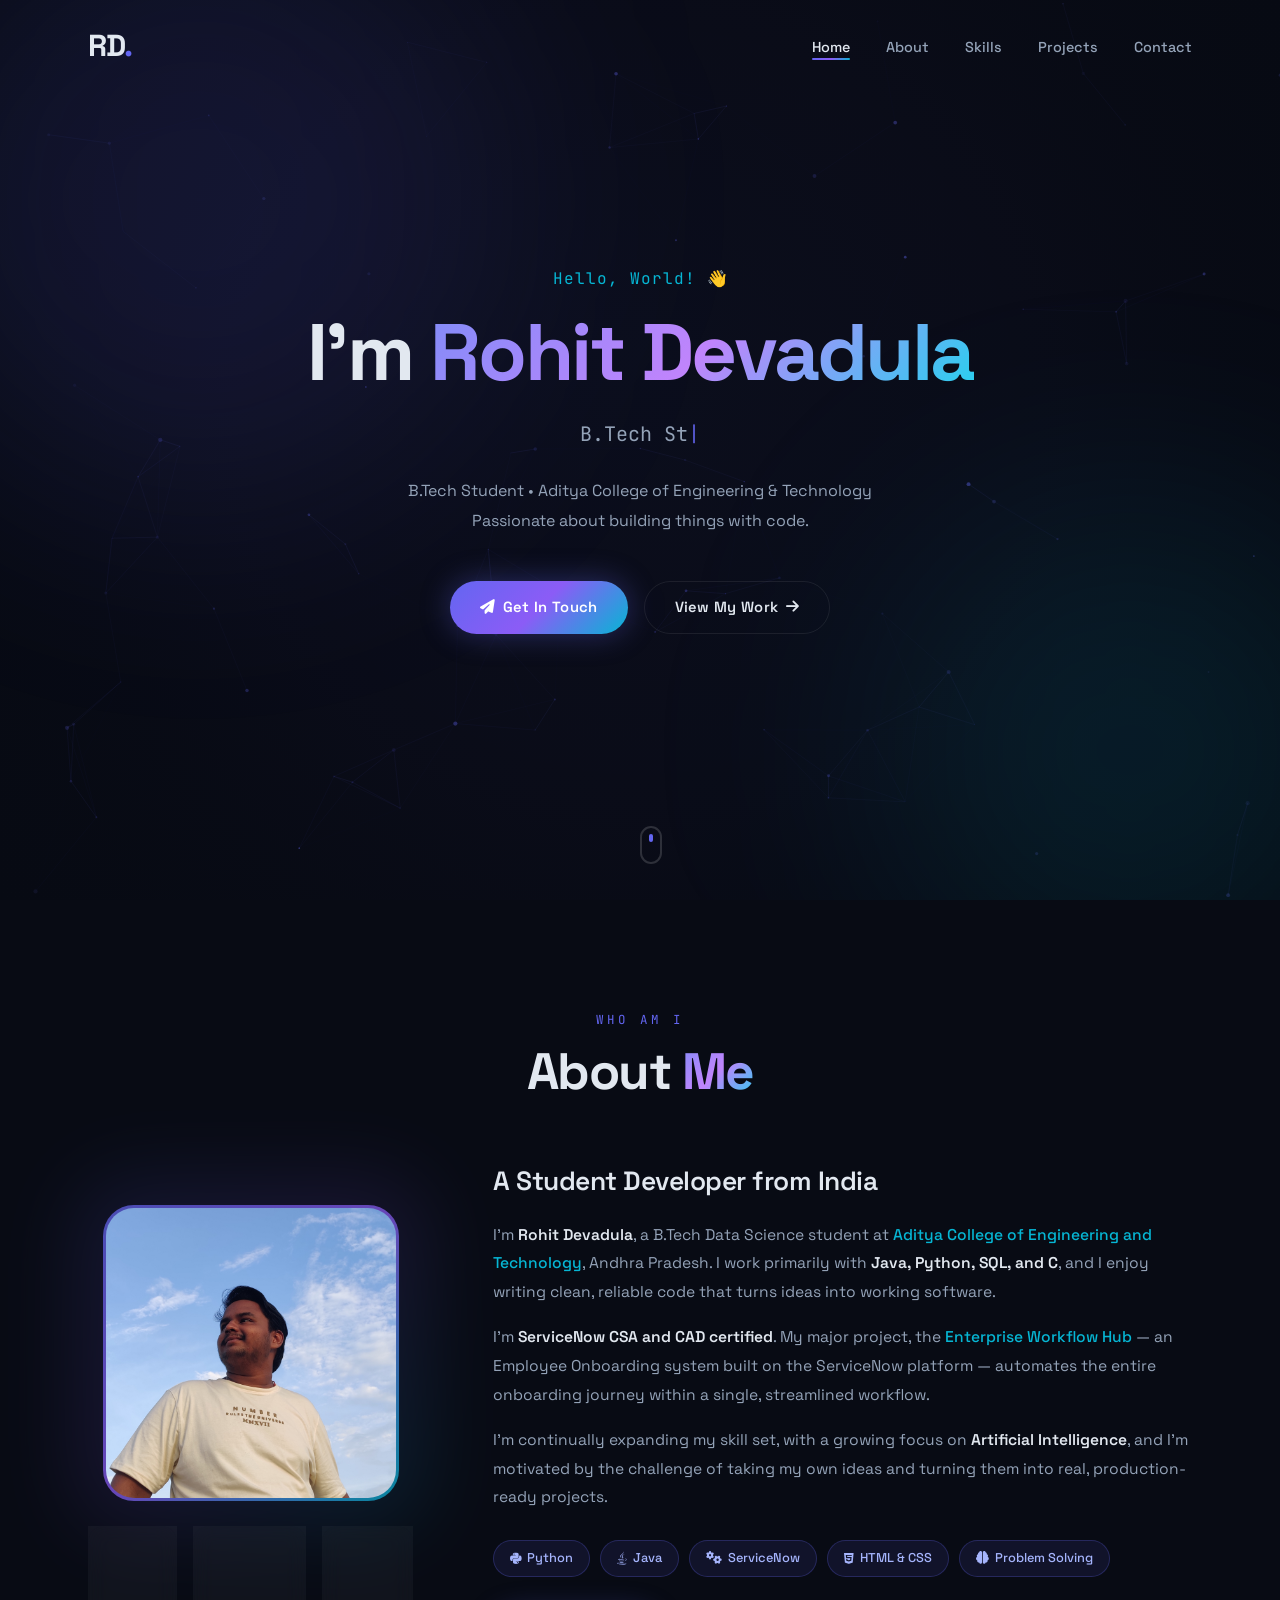
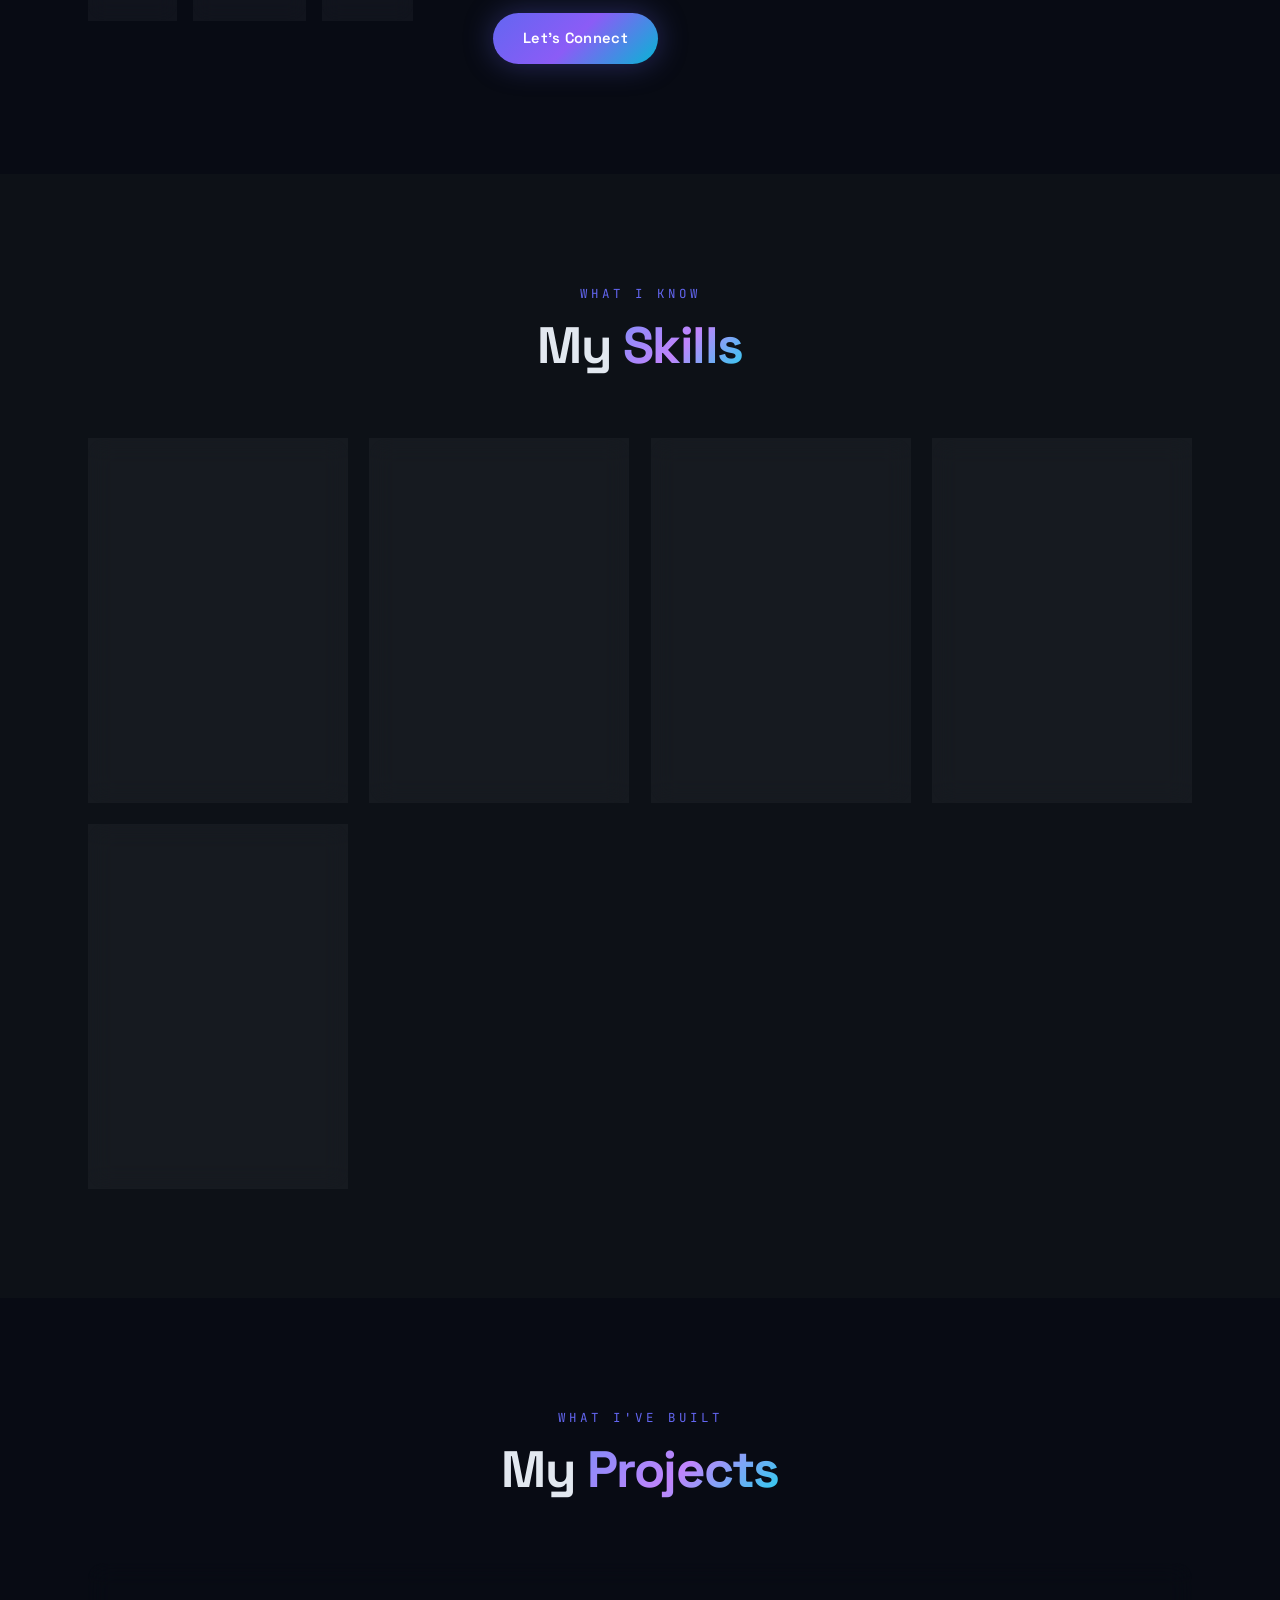
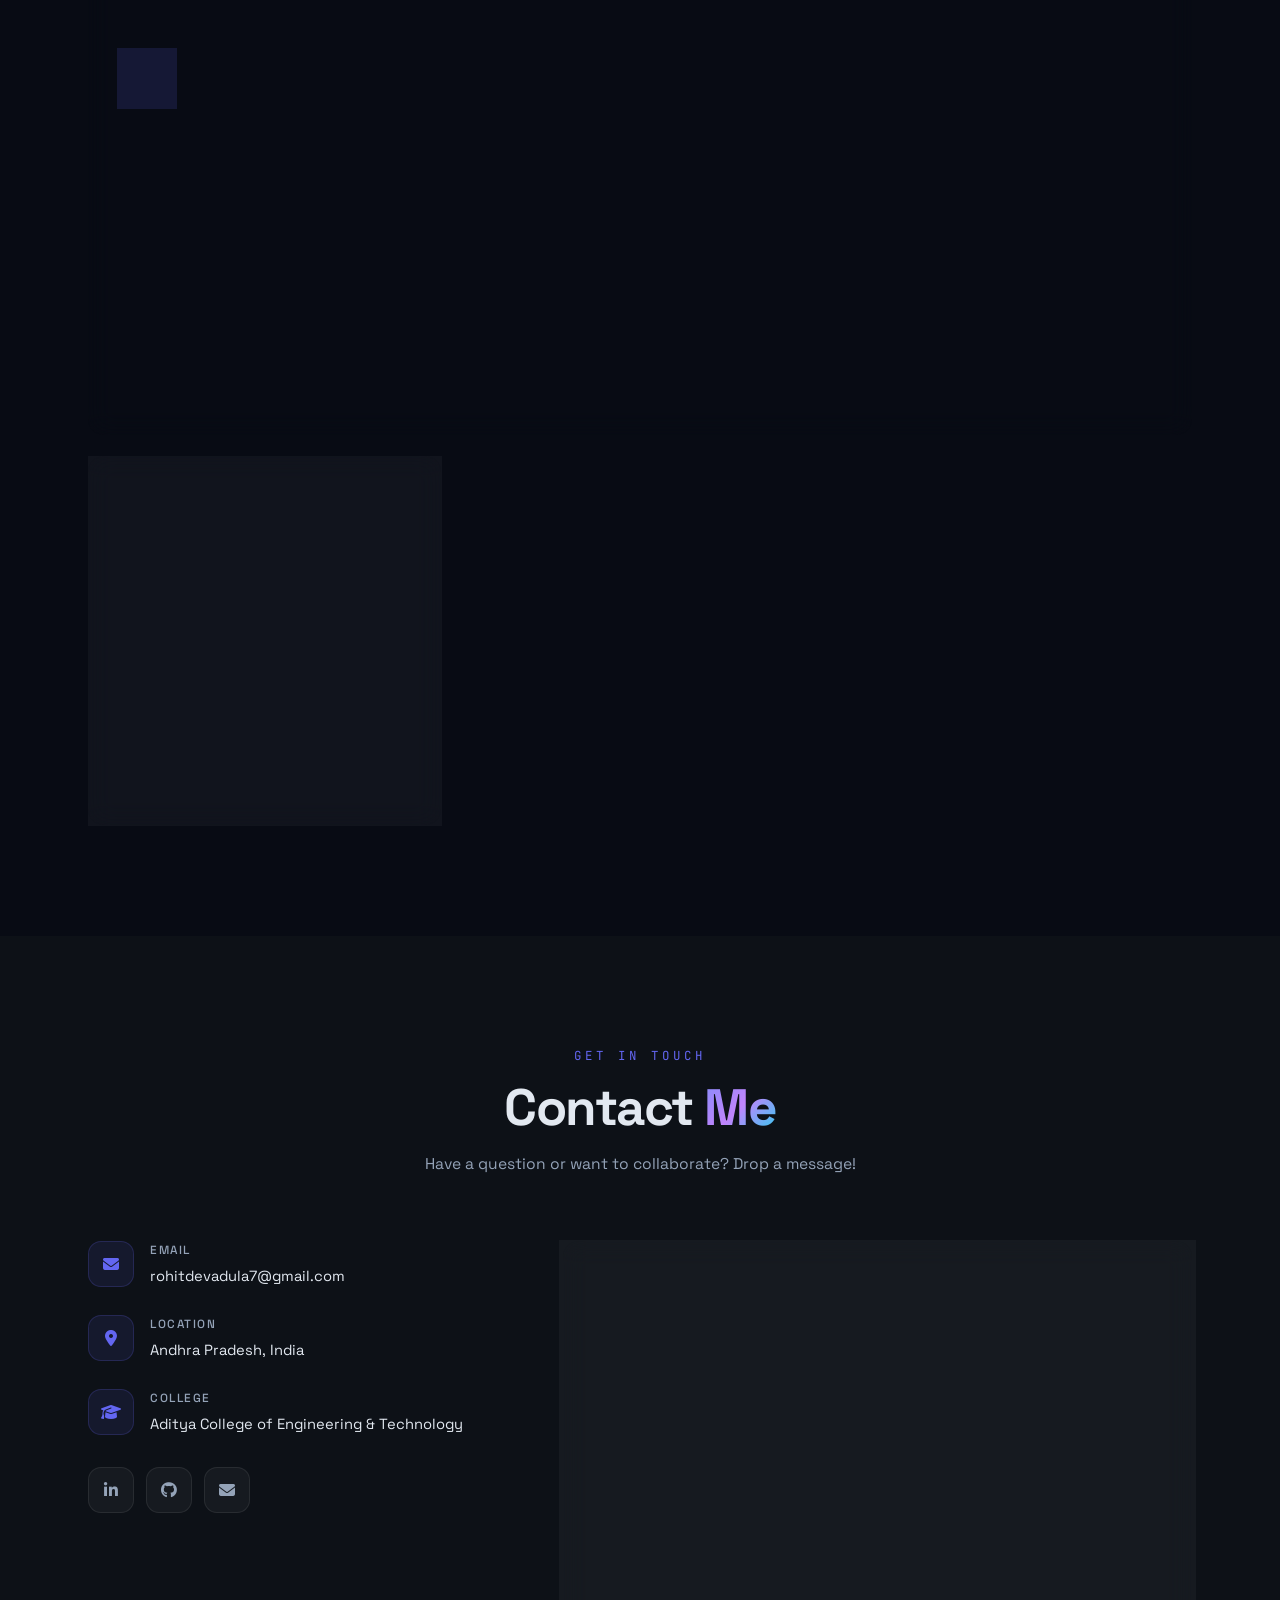
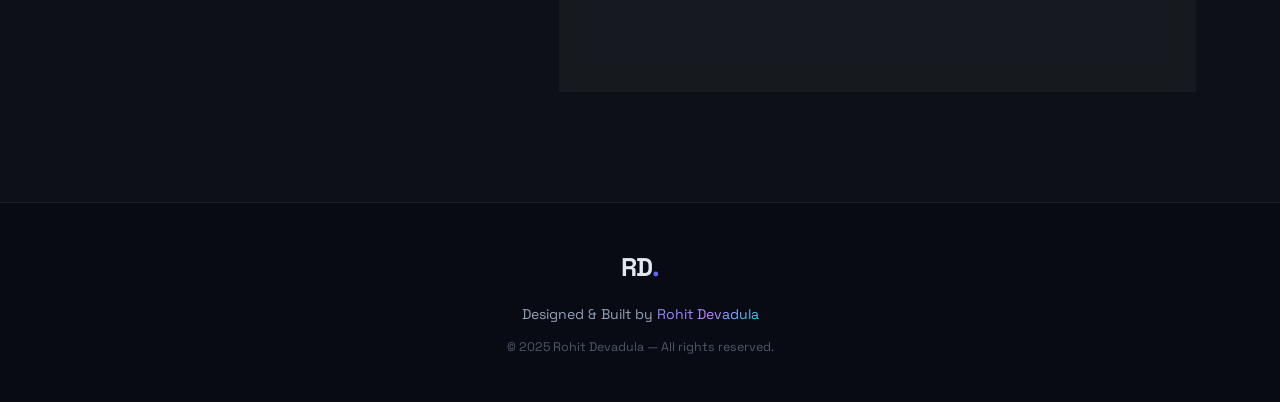
<file: index.html>
<!DOCTYPE html>
<html lang="en">
<head>
    <meta charset="UTF-8">
    <meta name="viewport" content="width=device-width, initial-scale=1.0">
    <title>Rohit Devadula | Developer Portfolio</title>
    <link rel="preconnect" href="https://fonts.googleapis.com">
    <link rel="preconnect" href="https://fonts.gstatic.com" crossorigin>
    <link href="https://fonts.googleapis.com/css2?family=Space+Grotesk:wght@300;400;500;600;700&family=JetBrains+Mono:wght@400;600&display=swap" rel="stylesheet">
    <link rel="stylesheet" href="https://cdnjs.cloudflare.com/ajax/libs/font-awesome/6.5.0/css/all.min.css">
    <link rel="stylesheet" href="style.css">
</head>
<body>

    <!-- Navigation -->
    <nav id="navbar">
        <div class="nav-container">
            <div class="nav-logo">RD<span class="dot">.</span></div>
            <ul class="nav-links" id="navLinks">
                <li><a href="#home">Home</a></li>
                <li><a href="#about">About</a></li>
                <li><a href="#skills">Skills</a></li>
                <li><a href="#projects">Projects</a></li>
                <li><a href="#contact">Contact</a></li>
            </ul>
            <div class="nav-toggle" id="navToggle">
                <span></span><span></span><span></span>
            </div>
        </div>
    </nav>

    <!-- Hero Section -->
    <section id="home" class="hero">
        <canvas id="bgCanvas"></canvas>
        <div class="hero-glow hero-glow-1"></div>
        <div class="hero-glow hero-glow-2"></div>
        <div class="hero-content">
            <p class="hero-greeting">Hello, World! 👋</p>
            <h1 class="hero-title">I'm <span class="gradient-text">Rohit Devadula</span></h1>
            <div class="hero-subtitle">
                <span id="typingText"></span><span class="cursor">|</span>
            </div>
            <p class="hero-description">
                B.Tech Student &bull; Aditya College of Engineering &amp; Technology<br>
                Passionate about building things with code.
            </p>
            <div class="hero-buttons">
                <a href="#contact" class="btn btn-primary">
                    <i class="fas fa-paper-plane"></i> Get In Touch
                </a>
                <a href="#projects" class="btn btn-secondary">
                    View My Work <i class="fas fa-arrow-right"></i>
                </a>
            </div>
        </div>
        <div class="hero-scroll">
            <div class="scroll-indicator"><span></span></div>
        </div>
    </section>

    <!-- About Section -->
    <section id="about" class="section">
        <div class="container">
            <div class="section-header reveal">
                <p class="section-tag">Who Am I</p>
                <h2 class="section-title">About <span class="gradient-text">Me</span></h2>
            </div>
            <div class="about-grid">
                <div class="about-image reveal">
                    <div class="image-wrapper">
                        <img src="rohit.jpg" alt="Rohit Devadula" />
                        <div class="image-border"></div>
                        <div class="image-glow"></div>
                    </div>
                    <div class="about-stats">
                        <div class="stat">
                            <span class="stat-number">8.2</span>
                            <span class="stat-label">CGPA</span>
                        </div>
                        <div class="stat">
                            <span class="stat-number">2+</span>
                            <span class="stat-label">Projects</span>
                        </div>
                        <div class="stat">
                            <span class="stat-number">5</span>
                            <span class="stat-label">Skills</span>
                        </div>
                    </div>
                </div>
                <div class="about-content reveal">
                    <h3>A Student Developer from India</h3>
                    <p>
                        I'm <strong>Rohit Devadula</strong>, a B.Tech Data Science student at
                        <em>Aditya College of Engineering and Technology</em>, Andhra Pradesh.
                        I work primarily with <strong>Java, Python, SQL, and C</strong>, and I
                        enjoy writing clean, reliable code that turns ideas into working software.
                    </p>
                    <p>
                        I'm <strong>ServiceNow CSA and CAD certified</strong>. My major project,
                        the <em>Enterprise Workflow Hub</em> — an Employee Onboarding system built
                        on the ServiceNow platform — automates the entire onboarding journey within
                        a single, streamlined workflow.
                    </p>
                    <p>
                        I'm continually expanding my skill set, with a growing focus on
                        <strong>Artificial Intelligence</strong>, and I'm motivated by the challenge
                        of taking my own ideas and turning them into real, production-ready projects.
                    </p>
                    <div class="about-tags">
                        <span class="tag"><i class="fab fa-python"></i> Python</span>
                        <span class="tag"><i class="fab fa-java"></i> Java</span>
                        <span class="tag"><i class="fas fa-gears"></i> ServiceNow</span>
                        <span class="tag"><i class="fab fa-html5"></i> HTML &amp; CSS</span>
                        <span class="tag"><i class="fas fa-brain"></i> Problem Solving</span>
                    </div>
                    <a href="#contact" class="btn btn-primary">Let's Connect</a>
                </div>
            </div>
        </div>
    </section>

    <!-- Skills Section -->
    <section id="skills" class="section section-alt">
        <div class="container">
            <div class="section-header reveal">
                <p class="section-tag">What I Know</p>
                <h2 class="section-title">My <span class="gradient-text">Skills</span></h2>
            </div>
            <div class="skills-grid">
                <div class="skill-card reveal">
                    <div class="skill-icon"><i class="fab fa-python"></i></div>
                    <h3>Python</h3>
                    <p>Core programming concepts, data structures, scripting, and algorithmic thinking.</p>
                    <div class="skill-bar">
                        <div class="skill-progress" data-width="65"></div>
                    </div>
                    <span class="skill-level">Fundamentals</span>
                </div>
                <div class="skill-card reveal">
                    <div class="skill-icon"><i class="fab fa-java"></i></div>
                    <h3>Java</h3>
                    <p>Object-oriented programming, classes, inheritance, and core Java concepts.</p>
                    <div class="skill-bar">
                        <div class="skill-progress" data-width="55"></div>
                    </div>
                    <span class="skill-level">Fundamentals</span>
                </div>
                <div class="skill-card reveal">
                    <div class="skill-icon"><i class="fab fa-html5"></i></div>
                    <h3>HTML &amp; CSS</h3>
                    <p>Structuring semantic web pages and styling with modern CSS techniques.</p>
                    <div class="skill-bar">
                        <div class="skill-progress" data-width="72"></div>
                    </div>
                    <span class="skill-level">Intermediate</span>
                </div>
                <div class="skill-card reveal">
                    <div class="skill-icon"><i class="fas fa-brain"></i></div>
                    <h3>Problem Solving</h3>
                    <p>Analytical thinking, breaking complex problems into clear, logical steps.</p>
                    <div class="skill-bar">
                        <div class="skill-progress" data-width="78"></div>
                    </div>
                    <span class="skill-level">Strong</span>
                </div>
                <div class="skill-card reveal">
                    <div class="skill-icon"><i class="fas fa-gears"></i></div>
                    <h3>ServiceNow</h3>
                    <p>App Engine Studio, Flow Designer, custom tables, ACLs, and REST Table API integration.</p>
                    <div class="skill-bar">
                        <div class="skill-progress" data-width="68"></div>
                    </div>
                    <span class="skill-level">Intermediate</span>
                </div>
            </div>
        </div>
    </section>

    <!-- Projects Section -->
    <section id="projects" class="section">
        <div class="container">
            <div class="section-header reveal">
                <p class="section-tag">What I've Built</p>
                <h2 class="section-title">My <span class="gradient-text">Projects</span></h2>
            </div>
            <div class="projects-grid">
                <div class="project-card project-featured reveal">
                    <div class="project-badge">Featured &bull; Team Lead</div>
                    <div class="project-header">
                        <div class="project-icon-wrap project-icon-large">
                            <i class="fas fa-network-wired"></i>
                        </div>
                        <div class="project-links">
                            <a href="https://github.com/roh-eng/Employee-onboarding-ps57" target="_blank" rel="noopener" title="View on GitHub"><i class="fab fa-github"></i></a>
                        </div>
                    </div>
                    <h3>Enterprise Workflow Hub</h3>
                    <p>A production-ready, full-stack enterprise application bridging a Node.js backend with ServiceNow PDI to deliver end-to-end employee onboarding, SLA intelligence, real-time dashboards, and an AI-powered Help Assistant. Built as <strong>Team Lead</strong>.</p>
                    <div class="project-highlights">
                        <div class="highlight-item">
                            <i class="fas fa-users-cog"></i>
                            <span>HR + IT automation via Flow Designer</span>
                        </div>
                        <div class="highlight-item">
                            <i class="fas fa-shield-alt"></i>
                            <span>JWT auth, RBAC, Helmet, rate limiting</span>
                        </div>
                        <div class="highlight-item">
                            <i class="fas fa-robot"></i>
                            <span>AI bottleneck risk prediction (Gemini API)</span>
                        </div>
                        <div class="highlight-item">
                            <i class="fas fa-chart-bar"></i>
                            <span>Live dashboards with Chart.js &amp; WebSockets</span>
                        </div>
                    </div>
                    <div class="project-tags">
                        <span>Node.js</span><span>Express</span><span>ServiceNow</span><span>JWT</span><span>Chart.js</span><span>Gemini AI</span><span>Docker</span>
                    </div>
                </div>
                <div class="project-card reveal">
                    <div class="project-header">
                        <div class="project-icon-wrap">
                            <i class="fas fa-globe"></i>
                        </div>
                        <div class="project-links">
                            <a href="#" title="View Code"><i class="fab fa-github"></i></a>
                        </div>
                    </div>
                    <h3>Personal Portfolio</h3>
                    <p>A modern, animated developer portfolio website built with HTML, CSS, and JavaScript. Features a particle canvas background, scroll animations, typing effect, and fully responsive design.</p>
                    <div class="project-tags">
                        <span>HTML</span><span>CSS</span><span>JavaScript</span>
                    </div>
                </div>
            </div>
        </div>
    </section>

    <!-- Contact Section -->
    <section id="contact" class="section section-alt">
        <div class="container">
            <div class="section-header reveal">
                <p class="section-tag">Get In Touch</p>
                <h2 class="section-title">Contact <span class="gradient-text">Me</span></h2>
                <p class="section-desc">Have a question or want to collaborate? Drop a message!</p>
            </div>
            <div class="contact-grid">
                <div class="contact-info reveal">
                    <div class="contact-item">
                        <div class="contact-icon"><i class="fas fa-envelope"></i></div>
                        <div>
                            <h4>Email</h4>
                            <p>rohitdevadula7@gmail.com</p>
                        </div>
                    </div>
                    <div class="contact-item">
                        <div class="contact-icon"><i class="fas fa-map-marker-alt"></i></div>
                        <div>
                            <h4>Location</h4>
                            <p>Andhra Pradesh, India</p>
                        </div>
                    </div>
                    <div class="contact-item">
                        <div class="contact-icon"><i class="fas fa-graduation-cap"></i></div>
                        <div>
                            <h4>College</h4>
                            <p>Aditya College of Engineering &amp; Technology</p>
                        </div>
                    </div>
                    <div class="social-links">
                        <a href="https://www.linkedin.com/in/rohit-devadula-1b9b9a290/" target="_blank" rel="noopener" class="social-btn" title="LinkedIn">
                            <i class="fab fa-linkedin-in"></i>
                        </a>
                        <a href="https://github.com/roh-eng" target="_blank" rel="noopener" class="social-btn" title="GitHub">
                            <i class="fab fa-github"></i>
                        </a>
                        <a href="mailto:rohitdevadula7@gmail.com" class="social-btn" title="Email">
                            <i class="fas fa-envelope"></i>
                        </a>
                    </div>
                </div>
                <form class="contact-form reveal" id="contactForm">
                    <div class="form-group">
                        <input type="text" id="fname" placeholder=" " required autocomplete="off">
                        <label for="fname">Your Name</label>
                    </div>
                    <div class="form-group">
                        <input type="email" id="femail" placeholder=" " required autocomplete="off">
                        <label for="femail">Your Email</label>
                    </div>
                    <div class="form-group">
                        <textarea id="fmessage" rows="5" placeholder=" " required></textarea>
                        <label for="fmessage">Your Message</label>
                    </div>
                    <button type="submit" class="btn btn-primary btn-full" id="submitBtn">
                        <span>Send Message</span>
                        <i class="fas fa-paper-plane"></i>
                    </button>
                </form>
            </div>
        </div>
    </section>

    <!-- Footer -->
    <footer>
        <div class="container">
            <div class="footer-content">
                <div class="nav-logo">RD<span class="dot">.</span></div>
                <p>Designed &amp; Built by <span class="gradient-text">Rohit Devadula</span></p>
                <p class="footer-copy">&copy; 2025 Rohit Devadula &mdash; All rights reserved.</p>
            </div>
        </div>
    </footer>

    <script src="script.js"></script>
</body>
</html>
</file>
<file: style.css>
/* ===== ROOT VARIABLES ===== */
:root {
    --bg: #080b14;
    --bg-alt: #0d1117;
    --card: rgba(255, 255, 255, 0.04);
    --card-border: rgba(255, 255, 255, 0.08);
    --text: #e2e8f0;
    --text-muted: #94a3b8;
    --accent: #6366f1;
    --accent-2: #06b6d4;
    --accent-3: #8b5cf6;
    --gradient: linear-gradient(135deg, #6366f1 0%, #8b5cf6 50%, #06b6d4 100%);
    --gradient-text: linear-gradient(135deg, #818cf8, #c084fc, #22d3ee);
    --radius: 16px;
    --radius-sm: 10px;
    --transition: 0.3s cubic-bezier(0.4, 0, 0.2, 1);
    --shadow: 0 25px 60px rgba(0, 0, 0, 0.4);
}

/* ===== RESET ===== */
*, *::before, *::after {
    box-sizing: border-box;
    margin: 0;
    padding: 0;
}

html {
    scroll-behavior: smooth;
}

body {
    font-family: 'Space Grotesk', sans-serif;
    background: var(--bg);
    color: var(--text);
    line-height: 1.6;
    overflow-x: hidden;
}

/* ===== SCROLLBAR ===== */
::-webkit-scrollbar { width: 5px; }
::-webkit-scrollbar-track { background: var(--bg); }
::-webkit-scrollbar-thumb { background: var(--accent); border-radius: 4px; }

/* ===== SELECTION ===== */
::selection { background: rgba(99, 102, 241, 0.3); color: #fff; }

/* ===== NAVBAR ===== */
#navbar {
    position: fixed;
    top: 0;
    left: 0;
    width: 100%;
    z-index: 1000;
    padding: 22px 0;
    transition: var(--transition);
}

#navbar.scrolled {
    background: rgba(8, 11, 20, 0.85);
    backdrop-filter: blur(24px);
    -webkit-backdrop-filter: blur(24px);
    border-bottom: 1px solid var(--card-border);
    padding: 14px 0;
    box-shadow: 0 4px 30px rgba(0, 0, 0, 0.3);
}

.nav-container {
    max-width: 1200px;
    margin: 0 auto;
    padding: 0 48px;
    display: flex;
    align-items: center;
    justify-content: space-between;
}

.nav-logo {
    font-size: 1.9rem;
    font-weight: 700;
    color: var(--text);
    letter-spacing: -1px;
    cursor: default;
    user-select: none;
}

.dot {
    color: var(--accent);
}

.nav-links {
    list-style: none;
    display: flex;
    gap: 36px;
}

.nav-links a {
    color: var(--text-muted);
    text-decoration: none;
    font-size: 0.9rem;
    font-weight: 500;
    transition: color var(--transition);
    position: relative;
    padding-bottom: 4px;
}

.nav-links a::after {
    content: '';
    position: absolute;
    bottom: 0;
    left: 0;
    width: 0;
    height: 2px;
    background: var(--gradient);
    border-radius: 2px;
    transition: width var(--transition);
}

.nav-links a:hover,
.nav-links a.active {
    color: var(--text);
}

.nav-links a:hover::after,
.nav-links a.active::after {
    width: 100%;
}

.nav-toggle {
    display: none;
    flex-direction: column;
    gap: 5px;
    cursor: pointer;
    z-index: 1100;
    padding: 4px;
}

.nav-toggle span {
    display: block;
    width: 22px;
    height: 2px;
    background: var(--text);
    border-radius: 2px;
    transition: var(--transition);
}

.nav-toggle.open span:nth-child(1) {
    transform: translateY(7px) rotate(45deg);
}
.nav-toggle.open span:nth-child(2) {
    opacity: 0;
}
.nav-toggle.open span:nth-child(3) {
    transform: translateY(-7px) rotate(-45deg);
}

/* ===== HERO ===== */
.hero {
    height: 100vh;
    min-height: 700px;
    display: flex;
    align-items: center;
    justify-content: center;
    position: relative;
    overflow: hidden;
    text-align: center;
}

#bgCanvas {
    position: absolute;
    inset: 0;
    width: 100%;
    height: 100%;
    z-index: 0;
}

.hero-glow {
    position: absolute;
    border-radius: 50%;
    filter: blur(120px);
    z-index: 0;
    pointer-events: none;
}

.hero-glow-1 {
    width: 600px;
    height: 600px;
    background: rgba(99, 102, 241, 0.12);
    top: -100px;
    left: -100px;
    animation: float 8s ease-in-out infinite;
}

.hero-glow-2 {
    width: 500px;
    height: 500px;
    background: rgba(6, 182, 212, 0.1);
    bottom: -100px;
    right: -100px;
    animation: float 10s ease-in-out infinite reverse;
}

.hero-content {
    position: relative;
    z-index: 1;
    max-width: 760px;
    padding: 0 24px;
}

.hero-greeting {
    font-family: 'JetBrains Mono', monospace;
    font-size: 1rem;
    color: var(--accent-2);
    margin-bottom: 18px;
    opacity: 0;
    animation: fadeUp 0.8s 0.2s forwards;
    letter-spacing: 1px;
}

.hero-title {
    font-size: clamp(2.8rem, 6.5vw, 5rem);
    font-weight: 700;
    line-height: 1.08;
    letter-spacing: -2.5px;
    margin-bottom: 22px;
    opacity: 0;
    animation: fadeUp 0.8s 0.4s forwards;
}

.hero-subtitle {
    font-family: 'JetBrains Mono', monospace;
    font-size: clamp(1rem, 2vw, 1.25rem);
    color: var(--text-muted);
    margin-bottom: 26px;
    opacity: 0;
    animation: fadeUp 0.8s 0.6s forwards;
    min-height: 2rem;
}

.cursor {
    display: inline-block;
    animation: blink 1s step-end infinite;
    color: var(--accent);
    font-weight: 300;
}

.hero-description {
    color: var(--text-muted);
    font-size: 1rem;
    margin-bottom: 44px;
    opacity: 0;
    animation: fadeUp 0.8s 0.8s forwards;
    line-height: 1.9;
}

.hero-buttons {
    display: flex;
    gap: 16px;
    justify-content: center;
    flex-wrap: wrap;
    opacity: 0;
    animation: fadeUp 0.8s 1s forwards;
}

.hero-scroll {
    position: absolute;
    bottom: 36px;
    left: 50%;
    transform: translateX(-50%);
    z-index: 1;
    opacity: 0;
    animation: fadeUp 0.8s 1.4s forwards;
}

.scroll-indicator {
    width: 22px;
    height: 38px;
    border: 2px solid rgba(255,255,255,0.15);
    border-radius: 11px;
    display: flex;
    justify-content: center;
    padding-top: 6px;
}

.scroll-indicator span {
    width: 4px;
    height: 8px;
    background: var(--accent);
    border-radius: 2px;
    animation: scrollDown 2s ease-in-out infinite;
}

/* ===== BUTTONS ===== */
.btn {
    display: inline-flex;
    align-items: center;
    gap: 8px;
    padding: 14px 30px;
    border-radius: 50px;
    font-family: 'Space Grotesk', sans-serif;
    font-size: 0.92rem;
    font-weight: 600;
    text-decoration: none;
    border: none;
    cursor: pointer;
    transition: all var(--transition);
    letter-spacing: 0.3px;
}

.btn-primary {
    background: var(--gradient);
    color: white;
    box-shadow: 0 0 30px rgba(99, 102, 241, 0.35);
}

.btn-primary:hover {
    transform: translateY(-3px);
    box-shadow: 0 0 50px rgba(99, 102, 241, 0.55);
}

.btn-primary:active {
    transform: translateY(-1px);
}

.btn-secondary {
    background: transparent;
    color: var(--text);
    border: 1px solid var(--card-border);
    backdrop-filter: blur(10px);
}

.btn-secondary:hover {
    background: var(--card);
    border-color: rgba(99, 102, 241, 0.4);
    transform: translateY(-3px);
}

.btn-full {
    width: 100%;
    justify-content: center;
}

/* ===== GRADIENT TEXT ===== */
.gradient-text {
    background: var(--gradient-text);
    -webkit-background-clip: text;
    -webkit-text-fill-color: transparent;
    background-clip: text;
}

/* ===== SECTIONS ===== */
.section {
    padding: 110px 0;
}

.section-alt {
    background: var(--bg-alt);
}

.container {
    max-width: 1200px;
    margin: 0 auto;
    padding: 0 48px;
}

.section-header {
    text-align: center;
    margin-bottom: 64px;
}

.section-tag {
    font-family: 'JetBrains Mono', monospace;
    font-size: 0.78rem;
    color: var(--accent);
    text-transform: uppercase;
    letter-spacing: 4px;
    margin-bottom: 14px;
}

.section-title {
    font-size: clamp(2rem, 4vw, 3.2rem);
    font-weight: 700;
    letter-spacing: -1.5px;
    line-height: 1.1;
}

.section-desc {
    color: var(--text-muted);
    margin-top: 16px;
    font-size: 0.975rem;
}

/* ===== ABOUT ===== */
.about-grid {
    display: grid;
    grid-template-columns: auto 1fr;
    gap: 80px;
    align-items: center;
}

.about-image {
    display: flex;
    flex-direction: column;
    align-items: center;
    gap: 28px;
}

.image-wrapper {
    position: relative;
    width: 290px;
    height: 290px;
    flex-shrink: 0;
}

.image-wrapper img {
    width: 100%;
    height: 100%;
    object-fit: cover;
    object-position: center 65%;
    border-radius: 28px;
    position: relative;
    z-index: 2;
    display: block;
}

.image-border {
    position: absolute;
    inset: -3px;
    border-radius: 31px;
    background: var(--gradient);
    z-index: 1;
    opacity: 0.7;
}

.image-glow {
    position: absolute;
    inset: -30px;
    background: var(--gradient);
    border-radius: 50px;
    opacity: 0.12;
    filter: blur(40px);
    z-index: 0;
    animation: glowPulse 3s ease-in-out infinite;
}

.about-stats {
    display: flex;
    gap: 16px;
}

.stat {
    text-align: center;
    background: var(--card);
    border: 1px solid var(--card-border);
    border-radius: var(--radius);
    padding: 18px 22px;
    backdrop-filter: blur(10px);
    transition: var(--transition);
}

.stat:hover {
    border-color: rgba(99,102,241,0.3);
    transform: translateY(-3px);
}

.stat-number {
    display: block;
    font-size: 1.8rem;
    font-weight: 700;
    background: var(--gradient-text);
    -webkit-background-clip: text;
    -webkit-text-fill-color: transparent;
    background-clip: text;
    line-height: 1.2;
}

.stat-label {
    font-size: 0.7rem;
    color: var(--text-muted);
    text-transform: uppercase;
    letter-spacing: 1.5px;
    margin-top: 4px;
    display: block;
}

.about-content h3 {
    font-size: 1.65rem;
    font-weight: 600;
    margin-bottom: 22px;
    letter-spacing: -0.5px;
    line-height: 1.3;
}

.about-content p {
    color: var(--text-muted);
    margin-bottom: 16px;
    font-size: 0.975rem;
    line-height: 1.85;
}

.about-content strong {
    color: var(--text);
    font-weight: 600;
}

.about-content em {
    color: var(--accent-2);
    font-style: normal;
    font-weight: 500;
}

.about-tags {
    display: flex;
    flex-wrap: wrap;
    gap: 10px;
    margin: 28px 0 36px;
}

.tag {
    display: inline-flex;
    align-items: center;
    gap: 6px;
    padding: 7px 16px;
    background: rgba(99, 102, 241, 0.1);
    border: 1px solid rgba(99, 102, 241, 0.25);
    border-radius: 50px;
    font-size: 0.8rem;
    color: #a5b4fc;
    font-weight: 500;
    transition: var(--transition);
}

.tag:hover {
    background: rgba(99, 102, 241, 0.2);
    border-color: rgba(99, 102, 241, 0.5);
}

/* ===== SKILLS ===== */
.skills-grid {
    display: grid;
    grid-template-columns: repeat(auto-fit, minmax(250px, 1fr));
    gap: 22px;
}

.skill-card {
    background: var(--card);
    border: 1px solid var(--card-border);
    border-radius: var(--radius);
    padding: 36px 28px;
    backdrop-filter: blur(12px);
    transition: var(--transition);
    position: relative;
    overflow: hidden;
    cursor: default;
}

.skill-card::before {
    content: '';
    position: absolute;
    top: 0;
    left: 0;
    right: 0;
    height: 2px;
    background: var(--gradient);
    transform: scaleX(0);
    transform-origin: left;
    transition: transform 0.5s var(--transition);
}

.skill-card::after {
    content: '';
    position: absolute;
    inset: 0;
    background: radial-gradient(circle at 50% 0%, rgba(99,102,241,0.06) 0%, transparent 70%);
    opacity: 0;
    transition: opacity var(--transition);
}

.skill-card:hover {
    transform: translateY(-8px);
    border-color: rgba(99, 102, 241, 0.25);
    box-shadow: 0 24px 60px rgba(0, 0, 0, 0.35);
}

.skill-card:hover::before {
    transform: scaleX(1);
}

.skill-card:hover::after {
    opacity: 1;
}

.skill-icon {
    font-size: 2.6rem;
    margin-bottom: 22px;
    background: var(--gradient-text);
    -webkit-background-clip: text;
    -webkit-text-fill-color: transparent;
    background-clip: text;
    display: block;
    position: relative;
    z-index: 1;
}

.skill-card h3 {
    font-size: 1.2rem;
    font-weight: 600;
    margin-bottom: 12px;
    position: relative;
    z-index: 1;
}

.skill-card p {
    color: var(--text-muted);
    font-size: 0.875rem;
    line-height: 1.75;
    margin-bottom: 22px;
    position: relative;
    z-index: 1;
}

.skill-bar {
    height: 3px;
    background: rgba(255,255,255,0.07);
    border-radius: 3px;
    overflow: hidden;
    margin-bottom: 10px;
    position: relative;
    z-index: 1;
}

.skill-progress {
    height: 100%;
    background: var(--gradient);
    border-radius: 3px;
    width: 0;
    transition: width 1.4s cubic-bezier(0.4, 0, 0.2, 1);
    position: relative;
}

.skill-progress::after {
    content: '';
    position: absolute;
    right: 0;
    top: 50%;
    transform: translateY(-50%);
    width: 8px;
    height: 8px;
    background: #c084fc;
    border-radius: 50%;
    box-shadow: 0 0 10px rgba(192,132,252,0.8);
}

.skill-level {
    font-size: 0.73rem;
    color: var(--text-muted);
    font-family: 'JetBrains Mono', monospace;
    text-transform: uppercase;
    letter-spacing: 1px;
    position: relative;
    z-index: 1;
}

/* ===== PROJECTS ===== */
.projects-grid {
    display: grid;
    grid-template-columns: repeat(auto-fit, minmax(320px, 1fr));
    gap: 22px;
}

.project-card {
    background: var(--card);
    border: 1px solid var(--card-border);
    border-radius: var(--radius);
    padding: 36px 28px;
    backdrop-filter: blur(12px);
    transition: var(--transition);
    position: relative;
    overflow: hidden;
}

.project-card::before {
    content: '';
    position: absolute;
    inset: 0;
    background: radial-gradient(circle at 30% 0%, rgba(99,102,241,0.07) 0%, transparent 60%);
    opacity: 0;
    transition: opacity var(--transition);
}

.project-card:hover {
    transform: translateY(-8px);
    border-color: rgba(99, 102, 241, 0.25);
    box-shadow: 0 24px 60px rgba(0, 0, 0, 0.35);
}

.project-card:hover::before {
    opacity: 1;
}

.project-card.project-wip {
    opacity: 0.65;
    border-style: dashed;
}

.project-header {
    display: flex;
    justify-content: space-between;
    align-items: flex-start;
    margin-bottom: 24px;
}

.project-icon-wrap {
    width: 52px;
    height: 52px;
    background: rgba(99, 102, 241, 0.12);
    border: 1px solid rgba(99, 102, 241, 0.2);
    border-radius: 14px;
    display: flex;
    align-items: center;
    justify-content: center;
    font-size: 1.4rem;
    color: var(--accent);
    position: relative;
    z-index: 1;
}

.project-links {
    display: flex;
    gap: 12px;
    position: relative;
    z-index: 1;
}

.project-links a {
    color: var(--text-muted);
    font-size: 1.05rem;
    transition: color var(--transition), transform var(--transition);
    text-decoration: none;
}

.project-links a:hover {
    color: var(--accent);
    transform: translateY(-2px);
}

.project-card h3 {
    font-size: 1.25rem;
    font-weight: 600;
    margin-bottom: 12px;
    position: relative;
    z-index: 1;
}

.project-card p {
    color: var(--text-muted);
    font-size: 0.875rem;
    line-height: 1.75;
    margin-bottom: 24px;
    position: relative;
    z-index: 1;
}

.project-tags {
    display: flex;
    flex-wrap: wrap;
    gap: 8px;
    position: relative;
    z-index: 1;
}

/* Featured project */
.project-featured {
    grid-column: 1 / -1;
    border-color: rgba(99, 102, 241, 0.2);
    background: linear-gradient(135deg, rgba(99,102,241,0.06) 0%, rgba(139,92,246,0.04) 50%, rgba(6,182,212,0.04) 100%);
    position: relative;
}

.project-featured:hover {
    border-color: rgba(99, 102, 241, 0.4);
    box-shadow: 0 30px 80px rgba(99, 102, 241, 0.15);
}

.project-badge {
    display: inline-block;
    align-self: flex-start;
    background: var(--gradient);
    color: white;
    font-size: 0.7rem;
    font-weight: 600;
    font-family: 'JetBrains Mono', monospace;
    padding: 5px 14px;
    border-radius: 50px;
    text-transform: uppercase;
    letter-spacing: 1px;
    margin-bottom: 20px;
    width: fit-content;
}

.project-icon-large {
    width: 60px !important;
    height: 60px !important;
    font-size: 1.6rem !important;
    border-radius: 16px !important;
    background: rgba(99,102,241,0.15) !important;
    border-color: rgba(99,102,241,0.3) !important;
}

.project-highlights {
    display: grid;
    grid-template-columns: 1fr 1fr;
    gap: 10px;
    margin-bottom: 24px;
    position: relative;
    z-index: 1;
}

.highlight-item {
    display: flex;
    align-items: center;
    gap: 10px;
    background: rgba(255,255,255,0.03);
    border: 1px solid var(--card-border);
    border-radius: 10px;
    padding: 10px 14px;
    font-size: 0.8rem;
    color: var(--text-muted);
    transition: var(--transition);
}

.highlight-item i {
    color: var(--accent);
    font-size: 0.85rem;
    flex-shrink: 0;
}

.project-featured:hover .highlight-item {
    border-color: rgba(99,102,241,0.2);
    color: var(--text);
}

@media (max-width: 600px) {
    .project-highlights {
        grid-template-columns: 1fr;
    }
}

.project-tags span {
    padding: 4px 12px;
    background: rgba(6, 182, 212, 0.08);
    border: 1px solid rgba(6, 182, 212, 0.18);
    border-radius: 50px;
    font-size: 0.74rem;
    color: var(--accent-2);
    font-family: 'JetBrains Mono', monospace;
}

/* ===== CONTACT ===== */
.contact-grid {
    display: grid;
    grid-template-columns: 1fr 1.5fr;
    gap: 56px;
    align-items: start;
}

.contact-info {
    display: flex;
    flex-direction: column;
}

.contact-item {
    display: flex;
    align-items: flex-start;
    gap: 16px;
    margin-bottom: 28px;
}

.contact-icon {
    width: 46px;
    height: 46px;
    background: rgba(99, 102, 241, 0.1);
    border: 1px solid rgba(99, 102, 241, 0.2);
    border-radius: 13px;
    display: flex;
    align-items: center;
    justify-content: center;
    color: var(--accent);
    font-size: 1rem;
    flex-shrink: 0;
    transition: var(--transition);
}

.contact-item:hover .contact-icon {
    background: rgba(99, 102, 241, 0.2);
    transform: scale(1.05);
}

.contact-item h4 {
    font-size: 0.74rem;
    text-transform: uppercase;
    letter-spacing: 1.5px;
    color: var(--text-muted);
    margin-bottom: 5px;
    font-weight: 500;
}

.contact-item p {
    font-size: 0.92rem;
    color: var(--text);
    line-height: 1.5;
}

.social-links {
    display: flex;
    gap: 12px;
    margin-top: 4px;
}

.social-btn {
    width: 46px;
    height: 46px;
    background: var(--card);
    border: 1px solid var(--card-border);
    border-radius: 13px;
    display: flex;
    align-items: center;
    justify-content: center;
    color: var(--text-muted);
    font-size: 1rem;
    text-decoration: none;
    transition: var(--transition);
}

.social-btn:hover {
    background: rgba(99, 102, 241, 0.12);
    border-color: rgba(99, 102, 241, 0.4);
    color: var(--accent);
    transform: translateY(-4px);
    box-shadow: 0 10px 30px rgba(99,102,241,0.2);
}

/* Contact Form */
.contact-form {
    background: var(--card);
    border: 1px solid var(--card-border);
    border-radius: var(--radius);
    padding: 44px 40px;
    backdrop-filter: blur(12px);
}

.form-group {
    position: relative;
    margin-bottom: 28px;
}

.form-group input,
.form-group textarea {
    width: 100%;
    background: rgba(255,255,255,0.03);
    border: 1px solid var(--card-border);
    border-radius: var(--radius-sm);
    padding: 18px 16px 10px;
    color: var(--text);
    font-family: 'Space Grotesk', sans-serif;
    font-size: 0.95rem;
    outline: none;
    transition: border-color var(--transition), background var(--transition);
    resize: vertical;
}

.form-group input:focus,
.form-group textarea:focus {
    border-color: var(--accent);
    background: rgba(99, 102, 241, 0.05);
}

.form-group label {
    position: absolute;
    left: 16px;
    top: 16px;
    color: var(--text-muted);
    font-size: 0.92rem;
    pointer-events: none;
    transition: var(--transition);
}

.form-group input:focus + label,
.form-group input:not(:placeholder-shown) + label,
.form-group textarea:focus + label,
.form-group textarea:not(:placeholder-shown) + label {
    top: -9px;
    left: 12px;
    font-size: 0.72rem;
    background: var(--bg-alt);
    padding: 0 6px;
    color: var(--accent);
    border-radius: 4px;
    letter-spacing: 0.5px;
}

/* ===== FOOTER ===== */
footer {
    background: var(--bg);
    border-top: 1px solid var(--card-border);
    padding: 44px 0;
}

.footer-content {
    text-align: center;
    display: flex;
    flex-direction: column;
    align-items: center;
    gap: 12px;
}

.footer-content .nav-logo {
    font-size: 1.6rem;
    margin-bottom: 4px;
}

.footer-content p {
    color: var(--text-muted);
    font-size: 0.88rem;
}

.footer-copy {
    opacity: 0.5;
    font-size: 0.78rem !important;
}

/* ===== REVEAL ANIMATIONS ===== */
.reveal {
    opacity: 0;
    transform: translateY(36px);
    transition: opacity 0.8s ease, transform 0.8s ease;
}

.reveal.revealed {
    opacity: 1;
    transform: translateY(0);
}

/* ===== KEYFRAMES ===== */
@keyframes fadeUp {
    from {
        opacity: 0;
        transform: translateY(32px);
    }
    to {
        opacity: 1;
        transform: translateY(0);
    }
}

@keyframes blink {
    0%, 100% { opacity: 1; }
    50% { opacity: 0; }
}

@keyframes scrollDown {
    0%, 100% {
        transform: translateY(0);
        opacity: 1;
    }
    50% {
        transform: translateY(12px);
        opacity: 0.2;
    }
}

@keyframes float {
    0%, 100% { transform: translate(0, 0) scale(1); }
    33% { transform: translate(30px, -20px) scale(1.05); }
    66% { transform: translate(-20px, 20px) scale(0.95); }
}

@keyframes glowPulse {
    0%, 100% { opacity: 0.12; transform: scale(1); }
    50% { opacity: 0.22; transform: scale(1.06); }
}

/* ===== RESPONSIVE ===== */
@media (max-width: 900px) {
    .about-grid {
        grid-template-columns: 1fr;
        gap: 48px;
        text-align: center;
    }

    .about-image {
        order: -1;
    }

    .about-tags {
        justify-content: center;
    }

    .contact-grid {
        grid-template-columns: 1fr;
        gap: 40px;
    }
}

@media (max-width: 768px) {
    .nav-links {
        display: none;
        position: fixed;
        inset: 0;
        background: rgba(8, 11, 20, 0.98);
        backdrop-filter: blur(30px);
        flex-direction: column;
        align-items: center;
        justify-content: center;
        gap: 36px;
        z-index: 999;
    }

    .nav-links.open {
        display: flex;
    }

    .nav-links a {
        font-size: 1.3rem;
        font-weight: 600;
    }

    .nav-toggle {
        display: flex;
    }

    .container {
        padding: 0 24px;
    }

    .section {
        padding: 72px 0;
    }

    .image-wrapper {
        width: 240px;
        height: 240px;
    }

    .about-stats {
        flex-wrap: wrap;
        justify-content: center;
    }

    .contact-form {
        padding: 28px 24px;
    }

    .hero-title {
        letter-spacing: -1.5px;
    }
}

@media (max-width: 480px) {
    .hero-buttons {
        flex-direction: column;
        align-items: center;
    }

    .btn {
        width: 100%;
        max-width: 280px;
        justify-content: center;
    }

    .nav-container {
        padding: 0 24px;
    }
}
</file>
